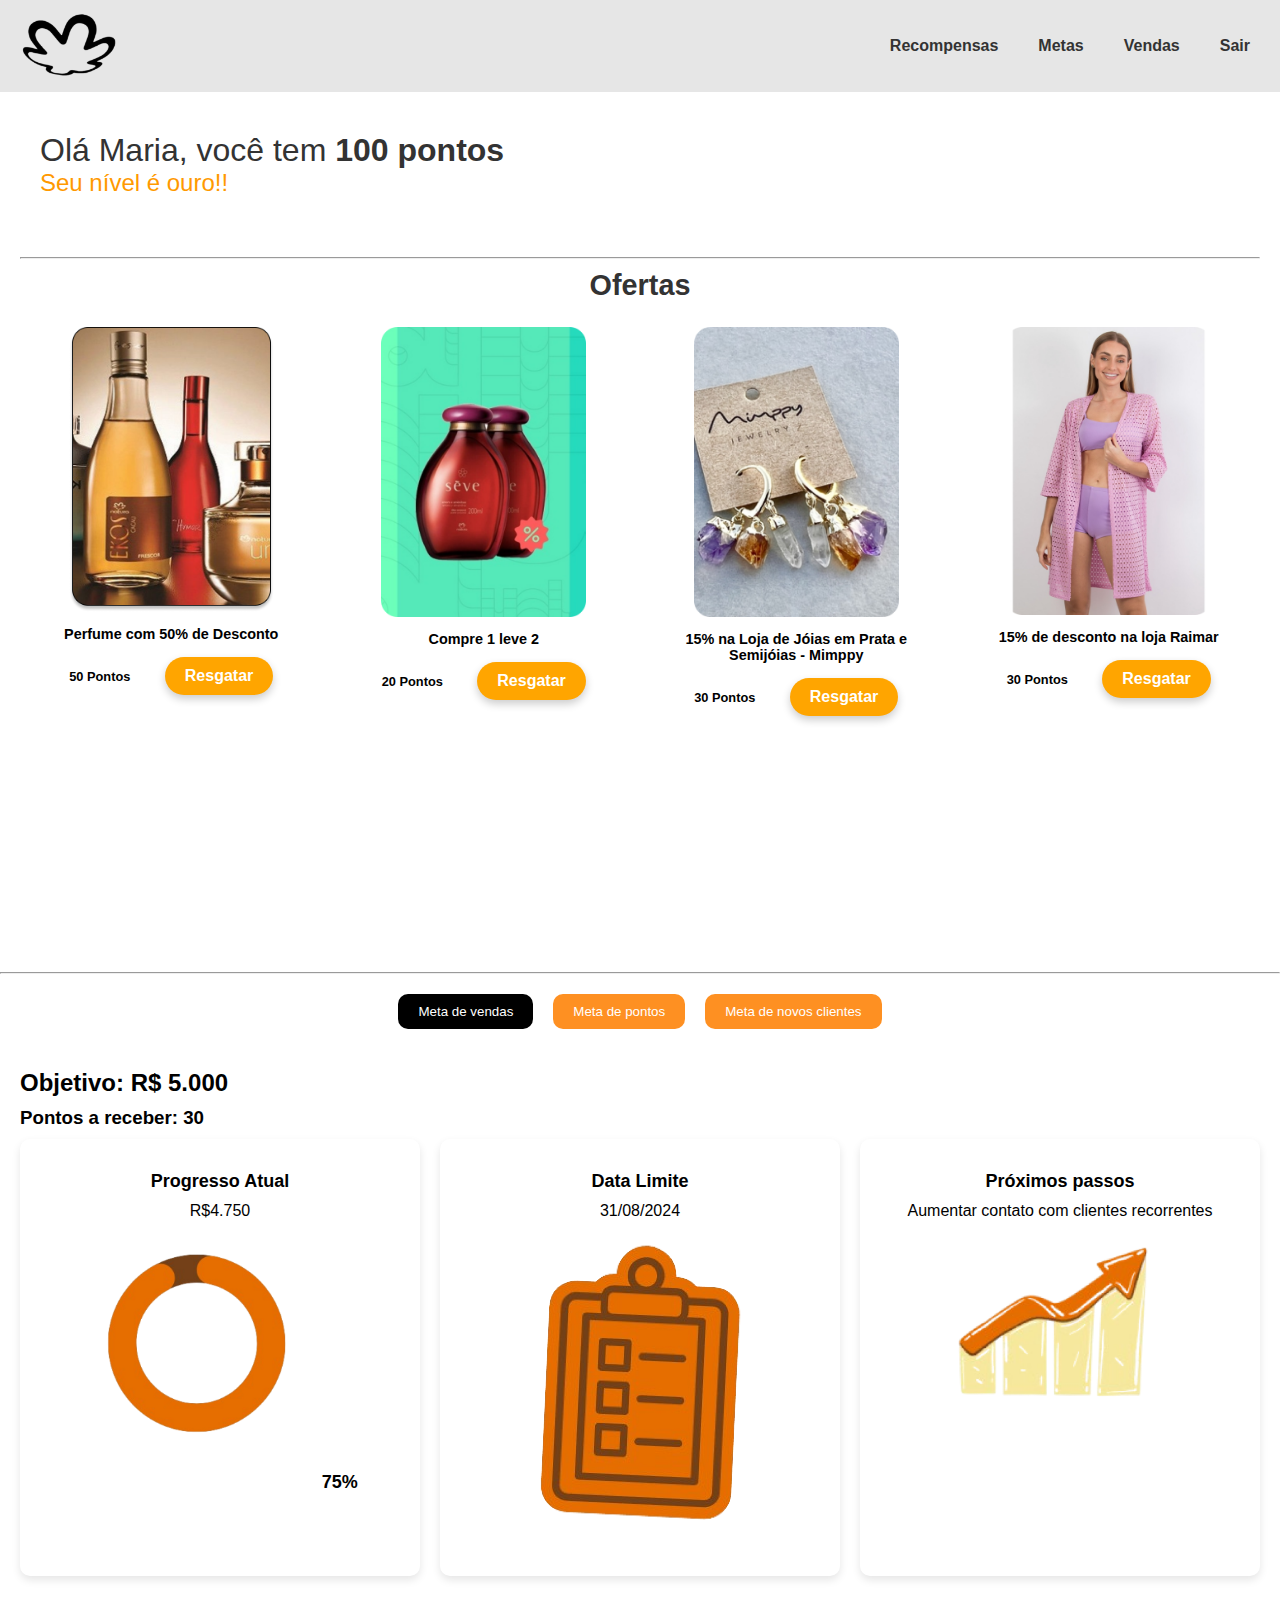
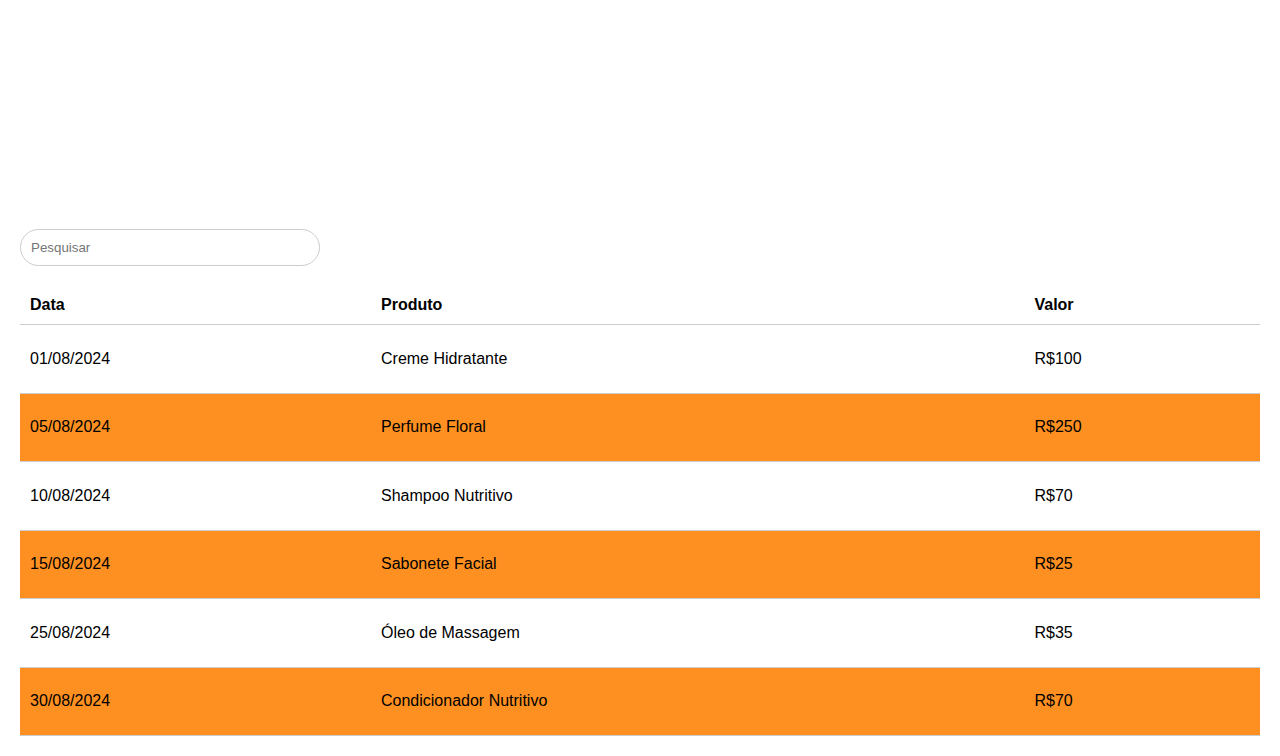
<file: consultora.html>
<!DOCTYPE html>
<html lang="pt-br">
<head>
    <meta charset="UTF-8">
    <meta name="viewport" content="width=device-width, initial-scale=1.0">
    <title>Recompensas - Natura</title>
    <link rel="stylesheet" href="consultorastyles.css">
    
</head>
<body>
    <header>
        <div class="logo">
            <img src="./images/logo-natura.png" alt="Natura Logo">
        </div>
        <nav>
            <ul>
                <li><a href="#recompensas">Recompensas</a></li> <!-- Alterado -->
            <li><a href="#metas">Metas</a></li> <!-- Alterado -->
            <li><a href="#vendas">Vendas</a></li> <!-- Alterado -->
            <li><a href="logout.html">Sair</a></li> <!-- Alterado -->
            </ul>
        </nav>
    </header>

    <section id="recompensas" class="user-info"> <!-- Alterado -->
        <div class="greeting">
            <p>Olá Maria, você tem <strong>100 pontos</strong></p>
        </div>
        <div class="user-level">
            <p>Seu nível é ouro!!</p>
        </div>
    </section>

<!-- Modal -->
<div id="modal" class="modal">
    <div class="modal-content">
        <span class="close">&times;</span>
        <p class="modal-message" id="modal-message"></p>
    </div>
</div>



    <section class="offers">
        <hr>
        <h2>Ofertas</h2>
        <div class="offers-grid">
            <div class="offer-item">
                <img src="./images/frescor.png" alt="Perfume com 50% de desconto">
                <p>Perfume com 50% de Desconto</p>
                <span>50 Pontos</span>
                <button class="redeem-btn" data-points="50">Resgatar</button> <!-- Resgata por 50 pontos -->
            </div>
            <div class="offer-item">
                <img src="./images/seve.png" alt="Compre 1 leve 2">
                <p>Compre 1 leve 2</p>
                <span>20 Pontos</span>
                <button class="redeem-btn" data-points="20">Resgatar</button> <!-- Resgata por 20 pontos -->
            </div>
            <div class="offer-item">
                <img src="./images/joias.png" alt="15% na Loja de Jóias">
                <p>15% na Loja de Jóias em Prata e Semijóias - Mimppy</p>
                <span>30 Pontos</span>
                <button class="redeem-btn" data-points="30">Resgatar</button> <!-- Resgata por 30 pontos -->
            </div>
            <div class="offer-item">
                <img src="./images/raimar.png" alt="15% de desconto na loja Raimar">
                <p>15% de desconto na loja Raimar</p>
                <span>30 Pontos</span>
                <button class="redeem-btn" data-points="30">Resgatar</button> <!-- Resgata por 30 pontos -->
            </div>
            
        </div>
    </section>
    <hr>
    <script src="botao.js"></script>

    <section id="metas" class="goals-tabs"> <!-- Alterado -->
        <button class="goal-tab active" onclick="showSection('vendas')">Meta de vendas</button>
        <button class="goal-tab" onclick="showSection('pontos')">Meta de pontos</button>
        <button class="goal-tab" onclick="showSection('clientes')">Meta de novos clientes</button>
    </section>
    
    <section class="goals-content">
        <!-- Acompanhamento de Equipe -->
        <div id="vendas" class="goal-section active">
            <h2>Objetivo: R$ 5.000</h2>
            <h3>Pontos a receber: 30 </h3>
            <div class="goal-grid">
                <div class="goal-item">
                    <h3>Progresso Atual</h3>
                    <p>R$4.750</p>
                    <img src="images/progresso.png" alt="Progresso Atual">
                    <span>75%</span>
                </div>
                <div class="goal-item">
                    <h3>Data Limite</h3>
                    <p>31/08/2024</p>
                    <img src="images/data.png" alt="Data Limite">
                </div>
                <div class="goal-item">
                    <h3>Próximos passos</h3>
                    <p>Aumentar contato com clientes recorrentes</p>
                    <img src="images/passos.png" alt="Próximos Passos">
                </div>
            </div>
        </div>

        <!-- Retenção de Consultoras -->
        <div id="pontos" class="goal-section">
            <h2>Objetivo: 400 Pontos</h2>
            <h3>Pontos a receber: 50 </h3>
            <div class="goal-grid">
                <div class="goal-item">
                    <h3>Progresso Atual</h3>
                    <p>320 Pontos</p>
                    <img src="images/progresso.png" alt="Progresso Atual">
                    <span>92%</span>
                </div>
                <div class="goal-item">
                    <h3>Data Limite</h3>
                    <p>15/08/2024</p>
                    <img src="images/data.png" alt="Data Limite">
                </div>
                <div class="goal-item">
                    <h3>Próximos passos</h3>
                    <p>Resgatar recompensas parciais</p>
                    <img src="images/passos.png" alt="Próximos Passos">
                </div>
            </div>
        </div>

        

        <!-- Recrutamento -->
        <div id="clientes" class="goal-section">
            <h2>Objetivo: 10 Clientes</h2>
            <h3>Pontos a receber: 40 </h3>
            <div class="goal-grid">
                <div class="goal-item">
                    <h3>Progresso Atual</h3>
                    <p>7 Clientes</p>
                    <img src="images/progresso.png" alt="Progresso Atual">
                    <span>80%</span>
                </div>
                <div class="goal-item">
                    <h3>Data Limite</h3>
                    <p>30/09/2024</p>
                    <img src="images/data.png" alt="Data Limite">
                </div>
                <div class="goal-item">
                    <h3>Próximos passos</h3>
                    <p>Promover novos produtos</p>
                    <img src="images/passos.png" alt="Próximos Passos">
                </div>
            </div>
        </div>
    </section>

    <section id="vendas" class="dashboard"> <!-- Alterado -->

        <input type="text" id="search" placeholder="Pesquisar" onkeyup="searchTable()">

        <table>
            <thead>
                <tr>
                    <th>Data</th>
                    <th>Produto</th>
                    <th>Valor</th>
                    
                </tr>
            </thead>
            <tbody>
                <tr>
                    <td>01/08/2024</td>
                    <td>Creme Hidratante</td>
                    <td>R$100</td>
                   
                </tr>
                <tr>
                    <td>05/08/2024</td>
                    <td>Perfume Floral</td>
                    <td>R$250</td>
                   
                </tr>
                <tr>
                    <td>10/08/2024</td>
                    <td>Shampoo Nutritivo</td>
                    <td>R$70</td>
                    
                </tr>
                <tr>
                    <td>15/08/2024</td>
                    <td>Sabonete Facial</td>
                    <td>R$25</td>
                    
                </tr>
                <tr>
                    <td>25/08/2024</td>
                    <td>Óleo de Massagem</td>
                    <td>R$35</td>
                 
                </tr>
                <tr>
                    <td>30/08/2024</td>
                    <td>Condicionador Nutritivo</td>
                    <td>R$70</td>
                    
                </tr>
               
            </tbody>
        </table>
        

</body>
</html>
</file>
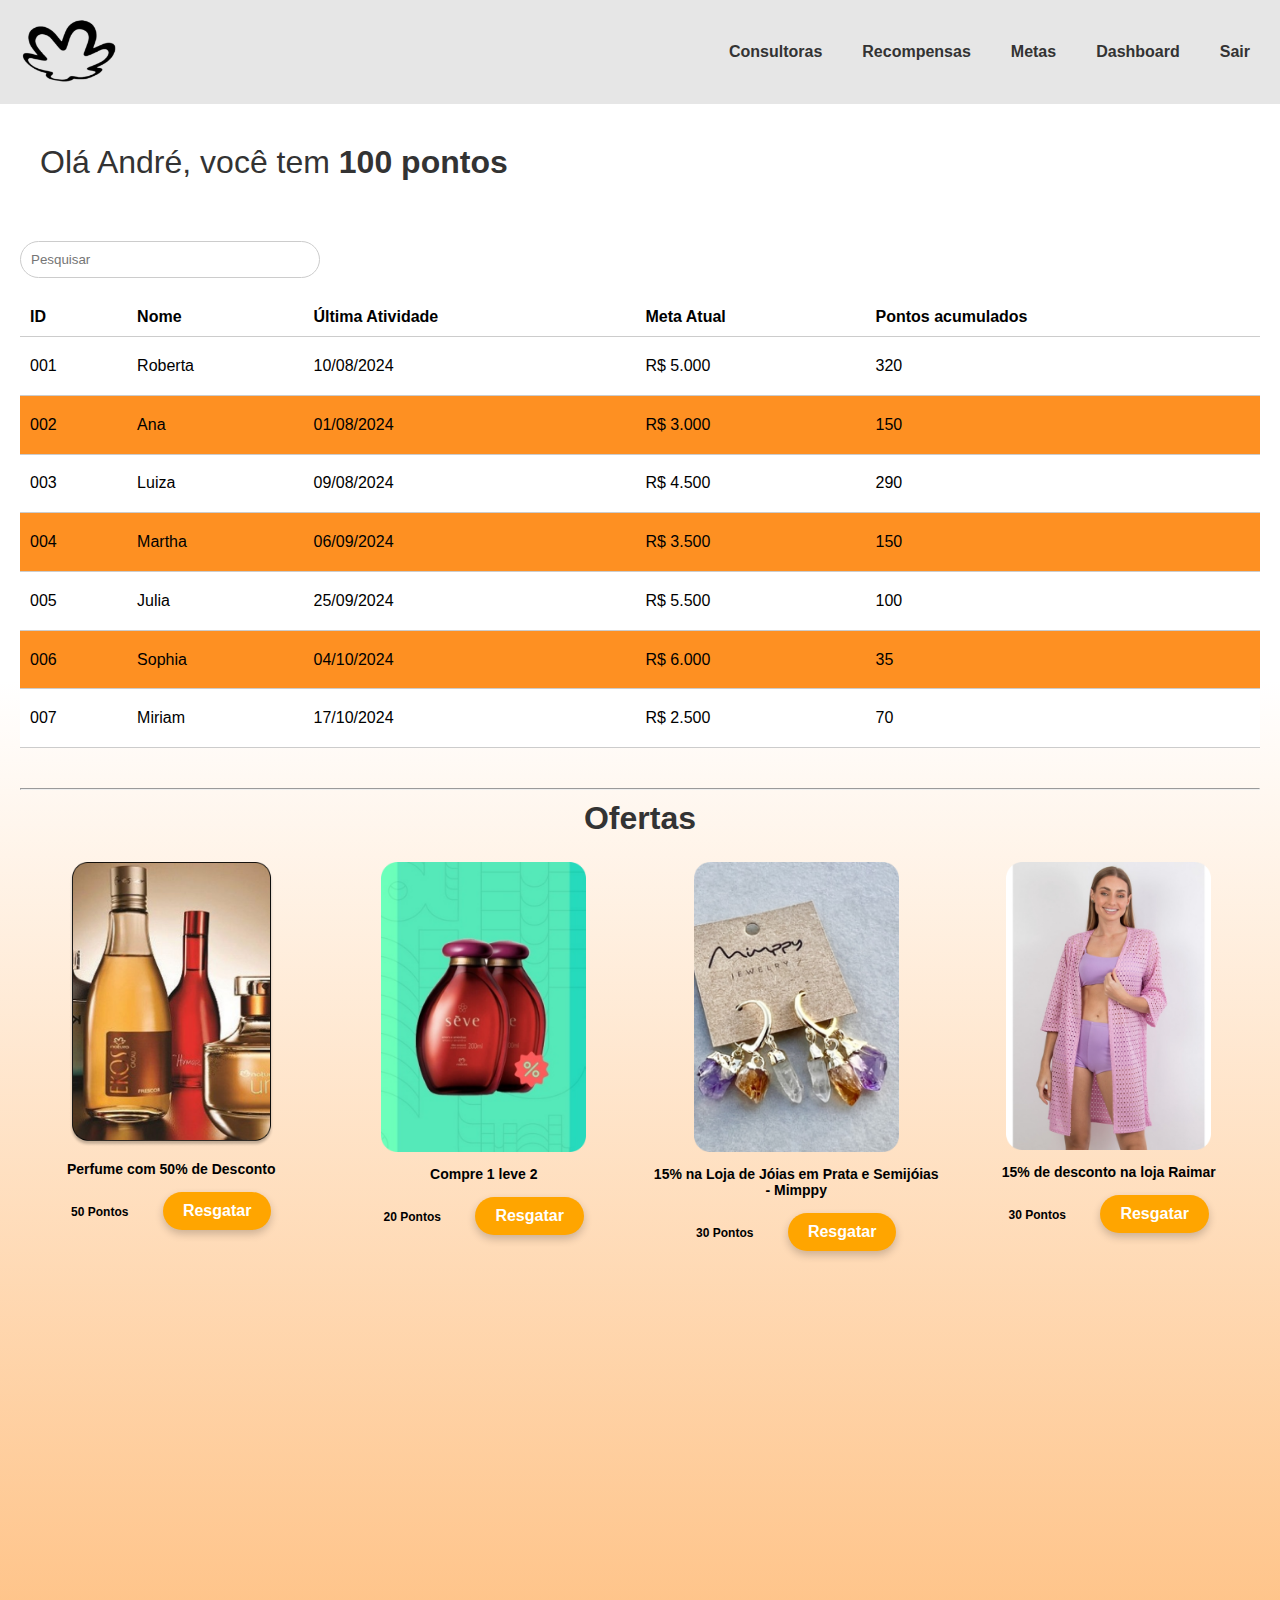
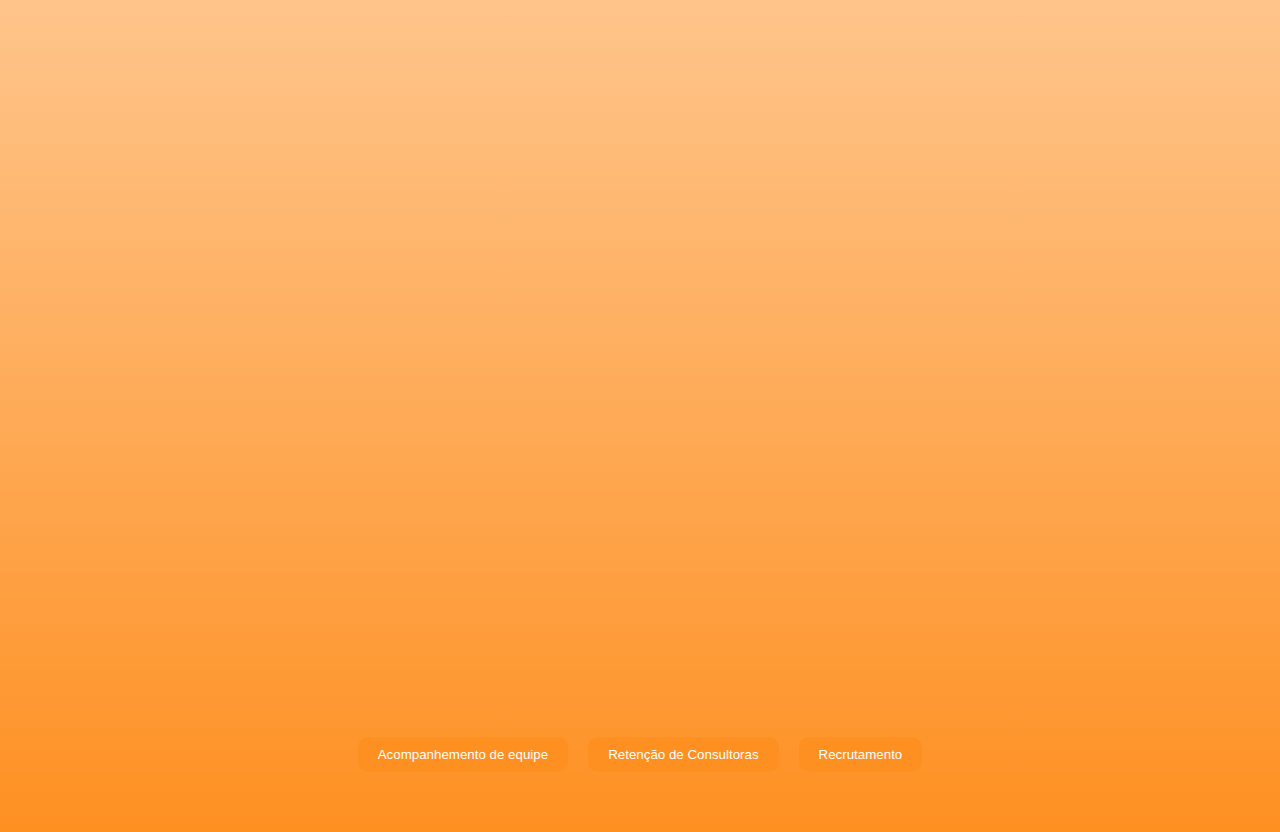
<file: lider.html>
<!DOCTYPE html>
<html lang="pt-br">
<head>
    <meta charset="UTF-8">
    <meta name="viewport" content="width=device-width, initial-scale=1.0">
    <title>Natura</title>
    <link rel="stylesheet" href="lider.css">
</head>
<body>
    <header>
        <div class="logo">
            <img src="./images/logo-natura.png" alt="Natura Logo">
        </div>
        <nav>
            <ul>
                <li><a href="#consultoras">Consultoras</a></li> <!-- Alterado -->
                <li><a href="#recompensas">Recompensas</a></li> <!-- Alterado -->
                <li><a href="#metas">Metas</a></li> <!-- Alterado -->
                <li><a href="#dashboard">Dashboard</a></li> <!-- Alterado -->
                <li><a href="#sair">Sair</a></li> <!-- Alterado -->
            </ul>
        </nav>
    </header>

    <section id="consultoras" class="user-info"> <!-- Alterado -->
        
        <div class="greeting">
            <p>Olá André, você tem <strong>100 pontos</strong></p>
        </div>

    </section>

    <section id="vendas" class="dashboard"> <!-- Alterado -->

        <input type="text" id="search" placeholder="Pesquisar" onkeyup="searchTable()">

        <table>
            <thead>
                <tr>
                    <th>ID</th>
                    <th>Nome</th>
                    <th>Última Atividade</th>
                    <th>Meta Atual</th>
                    <th>Pontos acumulados</th>
                    
                </tr>
            </thead>
            <tbody>
                <tr>
                    <td>001</td>
                    <td>Roberta</td>
                    <td>10/08/2024</td>
                    <td>R$ 5.000</td>
                    <td>320</td>
                   
                </tr>
                <tr>
                    <td>002</td>
                    <td>Ana</td>
                    <td>01/08/2024</td>
                    <td>R$ 3.000</td>
                    <td>150</td>
                    
                </tr>
                <tr>
                    <td>003</td>
                    <td>Luiza</td>
                    <td>09/08/2024</td>
                    <td>R$ 4.500</td>
                    <td>290</td>
                 
                </tr>
                <tr>
                    <td>004</td>
                    <td>Martha</td>
                    <td>06/09/2024</td>
                    <td>R$ 3.500</td>
                    <td>150</td>
                  
                </tr>
                <tr>
                    <td>005</td>
                    <td>Julia</td>
                    <td>25/09/2024</td>
                    <td>R$ 5.500</td>
                    <td>100</td>
                   
                </tr>
                <tr>
                    <td>006</td>
                    <td>Sophia</td>
                    <td>04/10/2024</td>
                    <td>R$ 6.000</td>
                    <td>35</td>
              
                </tr>
                <tr>
                    <td>007</td>
                    <td>Miriam</td>
                    <td>17/10/2024</td>
                    <td>R$ 2.500</td>
                    <td>70</td>
              
                </tr>
            </tbody>
        </table>

        <script src="table.js"></script>

    </section>

    <!-- Modal -->
<div id="modal" class="modal">
    <div class="modal-content">
        <span class="close">&times;</span>
        <p class="modal-message" id="modal-message"></p>
    </div>
</div>

    <section id="recompensas" class="offers">
        <hr>
        <h2>Ofertas</h2>
        <div class="offers-grid">
            <div class="offer-item">
                <img src="./images/frescor.png" alt="Perfume com 50% de desconto">
                <p>Perfume com 50% de Desconto</p>
                <span>50 Pontos</span>
                <button class="redeem-btn" data-points="50">Resgatar</button> <!-- Resgata por 50 pontos -->
            </div>
            <div class="offer-item">
                <img src="./images/seve.png" alt="Compre 1 leve 2">
                <p>Compre 1 leve 2</p>
                <span>20 Pontos</span>
                <button class="redeem-btn" data-points="20">Resgatar</button> <!-- Resgata por 20 pontos -->
            </div>
            <div class="offer-item">
                <img src="./images/joias.png" alt="15% na Loja de Jóias">
                <p>15% na Loja de Jóias em Prata e Semijóias - Mimppy</p>
                <span>30 Pontos</span>
                <button class="redeem-btn" data-points="30">Resgatar</button> <!-- Resgata por 30 pontos -->
            </div>
            <div class="offer-item">
                <img src="./images/raimar.png" alt="15% de desconto na loja Raimar">
                <p>15% de desconto na loja Raimar</p>
                <span>30 Pontos</span>
                <button class="redeem-btn" data-points="30">Resgatar</button> <!-- Resgata por 30 pontos -->
            </div>
            
        </div>

        <script src="botao.js"></script>
    </section>


    
    <section id="dashboard" class="dashboard-section"> <!-- Alterado -->
        <iframe title="dashboard_vendas_natura" width="1700" height="750" src="https://app.powerbi.com/view?r=eyJrIjoiOTQ0NTQ4ZTgtZWI3MC00ZDcwLWJjMmEtODU2MWJhMjY4Zjg1IiwidCI6IjExZGJiZmUyLTg5YjgtNDU0OS1iZTEwLWNlYzM2NGU1OTU1MSIsImMiOjR9" 
        frameborder="0" allowFullScreen="true"></iframe>
    </section>
    

    <section id="metas" class="goals-tabs"> <!-- Alterado -->
        <button class="goal-tab active" onclick="showSection('acompanhamento')">Acompanhemento de equipe</button>
        <button class="goal-tab" onclick="showSection('retencao')">Retenção de Consultoras</button>
        <button class="goal-tab" onclick="showSection('recrutamento')">Recrutamento</button>
    </section>

    

    <section class="goals-content">
        <!-- Acompanhamento de Equipe -->
        <div id="acompanhamento" class="goal-section active">
            <h2>Objetivo: Garantir que 90% das consultoras atinjam suas metas mensais</h2>
            <h3>Pontos a receber: 20</h3>
            <div class="goal-grid">
                <div class="goal-item">
                    <h3>Progresso Atual</h3>
                    <p>Consultoras que atingiram as metas</p>
                    <img src="images/progresso.png" alt="Progresso Atual">
                    <span>75%</span>
                </div>
                <div class="goal-item">
                    <h3>Data Limite</h3>
                    <p>30/08/2024</p>
                    <img src="images/data.png" alt="Data Limite">
                </div>
                <div class="goal-item">
                    <h3>Próximos passos</h3>
                    <p>Apoiar consultoras com desempenho baixo</p>
                    <img src="images/passos.png" alt="Próximos Passos">
                </div>
            </div>
        </div>

        <!-- Retenção de Consultoras -->
        <div id="retencao" class="goal-section">
            <h2>Objetivo: Manter 95% de retenção de consultoras na equipe</h2>
            <h3>Pontos a receber: 40</h3>
            <div class="goal-grid">
                <div class="goal-item">
                    <h3>Progresso Atual</h3>
                    <p>92% de retenção alcançada</p>
                    <img src="images/progresso.png" alt="Progresso Atual">
                    <span>92%</span>
                </div>
                <div class="goal-item">
                    <h3>Data Limite</h3>
                    <p>20/09/2024</p>
                    <img src="images/data.png" alt="Data Limite">
                </div>
                <div class="goal-item">
                    <h3>Próximos passos</h3>
                    <p>Engajar e reconhecer consultoras</p>
                    <img src="images/passos.png" alt="Próximos Passos">
                </div>
            </div>
        </div>

        <!-- Recrutamento -->
        <div id="recrutamento" class="goal-section">
            <h2>Objetivo: Recrutar novas consultoras para a equipe</h2>
            <h3>Pontos a receber: 25</h3>
            <div class="goal-grid">
                <div class="goal-item">
                    <h3>Progresso Atual</h3>
                    <p>4 novas consultoras recrutadas</p>
                    <img src="images/progresso.png" alt="Progresso Atual">
                    <span>80%</span>
                </div>
                <div class="goal-item">
                    <h3>Data Limite</h3>
                    <p>20/09/2024</p>
                    <img src="images/data.png" alt="Data Limite">
                </div>
                <div class="goal-item">
                    <h3>Próximos passos</h3>
                    <p>Captar novas candidatas e apresentar benefícios da consultora</p>
                    <img src="images/passos.png" alt="Próximos Passos">
                </div>
            </div>
        </div>
    </section>

</body>
</html>
</file>
<file: consultorastyles.css>
:root {
    --cor-fundo: linear-gradient(180deg, #ffffff 28%, #FE9022 100%);
    --cor-preta: #000;
    --cor-laranja: #FE9022;
    --cor-branca: #fff;
    --cor-cinza: #ccc;
    --cor-texto-footer: #333;
}




/* Body */
body {
    margin: 0;
    padding: 0;
    font-family: Arial, sans-serif;
    background: #ffffff;
    height: 100%;
   
}


* {
    margin: 0;
    padding: 0;
    box-sizing: border-box;
    font-family: Arial, sans-serif;
}

body {
    background-color: white;
}

header {
    display: flex;
    justify-content: space-between;
    align-items: center;
    background-color: #e6e6e6;
    padding: 10px 20px;
}

nav ul li a:hover{
    background-color: #ff9900; /* Fundo laranja ao passar o mouse */
    color: #fff; /* Texto branco ao passar o mouse */
}

.logo img {
    width: 100px;
}

nav ul {
    display: flex;
    list-style-type: none;
}

nav ul li {
    margin-left: 20px;
}

nav ul li a {
    text-decoration: none;
    color: #333;
    font-weight: bold;
    padding: 5px 10px;
    transition: background-color 0.3s ease, color 0.3s ease; 
    border-radius: 10px;
}

.user-info {
    background-color: #fff;
    padding: 20px;
    margin: 20px;
    border-radius: 5px;
}

.greeting p {
    font-size: 2em;
    color: #333;
}

.user-level p {
    font-size: 1.5em;
    color: #ff9900;
}

.offers {
    padding: 20px;
    
    
}

.offers h2 {
    font-size: 1.8em;
    margin-bottom: 20px;
    color: #333;
    text-align: center;
    margin-top: 10px;
    font-weight: bolder;
}

.offers-grid {
    display: grid;
    grid-template-columns: repeat(4, 1fr);
    gap: 10px;
    height: 70vh;
}

.offer-item {
    padding: 5px;
    text-align: center;
    border-radius: 5px;
    margin: 0 ;
}

.offer-item img {
    width: 70%;
    height: auto;
    margin-bottom: 10px;
    background-color: transparent; /* Remover fundo branco */
    
}

.offer-item p {
    font-size: 0.9em;
    margin-bottom: 5px;
    color: #000000;
    text-align: center;
    font-weight: bolder;
}

.offer-item span {
    font-size: 0.8em;
    font-weight: bolder;
    color: #000000;
    
    
}

* {
    box-sizing: border-box;
    margin: 0;
    padding: 0;
}

body {
    font-family: Arial, sans-serif;
}

.goals-tabs {
    display: flex;
    justify-content: center;
    margin: 1.25rem 0;
}

.goal-tab {
    background-color: var(--cor-laranja);
    border: none;
    color: var(--cor-branca);
    padding: 0.625rem 1.25rem;
    border-radius: 0.625rem;
    margin: 0 0.625rem;
    cursor: pointer;
    transition: background-color 0.3s ease;
}

.goal-tab.active {
    background-color: var(--cor-preta);
}

.goal-section {
    display: none;
    height: 80vh;
}

.goal-section h2 {
    margin-bottom: 10px;
}

.goal-section h3 {
    margin-bottom: 10px;
}

.goal-section.active {
    display: block;
}

.goals-content {
    padding: 1.25rem;
}

.goal-grid {
    display: grid;
    grid-template-columns: repeat(3, 1fr);
    gap: 1.25rem;
    text-align: center;
}

.goal-item {
    background-color: var(--cor-branca);
    padding: 2rem;
    border-radius: 0.625rem;
    box-shadow: 0 0.25rem 0.5rem rgba(0, 0, 0, 0.1);
}

.goal-item img {
    width: 70%;
    height: auto;
    margin: 0.625rem 0;
}

.goal-item h3 {
    font-size: 1.125rem;
    color: var(--cor-preta);
    margin-bottom: 0.625rem;
}

.goal-item span {
    font-size: 1.125rem;
    color: var(--cor-preta);
    font-weight: bold;
}

.dashboard {
    padding: 1.25rem;
}

#search {
    padding: 0.625rem;
    width: 100%;
    max-width: 18.75rem;
    margin-bottom: 1.25rem;
    border: 1px solid var(--cor-cinza);
    border-radius: 2.5rem;
}

table {
    width: 100%;
    border-collapse: collapse;
    height: 50vh;
}

table th, table td {
    padding: 0.625rem;
    text-align: left;
    border-bottom: 1px solid var(--cor-cinza);
}

table th {
    background-color: var(--cor-branca);
    color: var(--cor-preta);
}

table tr:nth-child(even) {
    background-color: var(--cor-laranja);
}

table tr:nth-child(odd) {
    background-color: var(--cor-branca);
}

.status {
    padding: 0.3125rem 0.625rem;
    border-radius: 0.3125rem;
}

.status.active {
    background-color: #d4edda;
    color: var(--cor-preta);
}

.status.inactive {
    background-color: #f8d7da;
    color: var(--cor-preta);
}

.status.cancelled {
    background-color: #f5c6cb;
    color: var(--cor-preta);
}

.redeem-btn {
    background-color: #ffa500;
    color: white;
    border: none;
    border-radius: 25px;
    padding: 10px 20px;
    font-size: 16px;
    font-weight: bold;
    cursor: pointer;
    transition: background-color 0.3s ease;
    box-shadow: 0 4px 8px rgba(0, 0, 0, 0.2);
    margin-left: 30px;
    margin-top: 10px; /* Espaçamento entre o botão e o conteúdo acima */
}

.redeem-btn:hover {
    background-color: black;
}

.redeem-btn:active {
    background-color: #c71585;
    box-shadow: 0 2px 4px rgba(0, 0, 0, 0.2);
    transform: translateY(2px);
}

/* Estilo do Modal */
.modal {
    display: none; /* Escondido por padrão */
    position: fixed; /* Fica na frente da tela */
    z-index: 1; /* Fica na frente */
    left: 0;
    top: 0;
    width: 100%; /* Largura total */
    height: 100%; /* Altura total */
    overflow: auto; /* Habilita o scroll se necessário */
    background-color: rgb(0, 0, 0); /* Cor de fundo preta */
    background-color: rgba(0, 0, 0, 0.4); /* Fundo semi-transparente */
}

/* Estilo do conteúdo do modal */
.modal-content {
    background-color: #ffa500;
    margin: 15% auto; /* Centralizado */
    padding: 20px;
    border-radius: 5px;
    width: 80%; /* Largura do modal */
    max-width: 500px; /* Largura máxima do modal */
    border-radius: 5px; /* Bordas arredondadas */
    box-shadow: 0 2px 10px rgba(0, 0, 0, 0.2);
    
}

.modal-message {
    color: white;
}

/* Estilo do botão de fechar */
.close {
    color:white;
    float: right;
    font-size: 28px;
    font-weight: bold;
    
}

.close:hover,
.close:focus {
    color: #ffffff;
    text-decoration: none;
    cursor: pointer;
}
</file>
<file: lider.css>
:root {
    --cor-fundo: linear-gradient(180deg, #ffffff 28%, #FE9022 100%);
    --cor-preta: #000;
    --cor-laranja: #FE9022;
    --cor-branca: #fff;
    --cor-cinza: #ccc;
    --cor-texto-footer: #333;
    --tamanho-fonte-base: 16px;
}

/* body */
body {
    margin: 0;
    padding: 0;
    font-family: Arial, sans-serif;
    background: var(--cor-fundo);
    height: 100%;
    font-size: var(--tamanho-fonte-base);
}

* {
    margin: 0;
    padding: 0;
    box-sizing: border-box;
    font-family: Arial, sans-serif;
}

header {
    display: flex;
    justify-content: space-between;
    align-items: center;
    background-color: #e6e6e6;
    padding: 1rem 1.25rem;
}

nav ul li a:hover {
    background-color: #ff9900;
    color: #fff;
}

.logo img {
    width: 6.25rem;
}

nav ul {
    display: flex;
    list-style-type: none;
}

nav ul li {
    margin-left: 1.25rem;
}

nav ul li a {
    text-decoration: none;
    color: #333;
    font-weight: bold;
    padding: 0.3125rem 0.625rem;
    transition: background-color 0.3s ease, color 0.3s ease;
    border-radius: 0.625rem;
}

.user-info {
    background-color: #fff;
    padding: 1.25rem;
    margin: 1.25rem;
    border-radius: 0.3125rem;
}

.greeting p {
    font-size: 2rem;
    color: #333;
}

.dashboard {
    padding: 1.25rem;
}

#search {
    padding: 0.625rem;
    width: 100%;
    max-width: 18.75rem;
    margin-bottom: 1.25rem;
    border: 1px solid var(--cor-cinza);
    border-radius: 2.5rem;
}

table {
    width: 100%;
    border-collapse: collapse;
    height: 50vh;
}

table th, table td {
    padding: 0.625rem;
    text-align: left;
    border-bottom: 1px solid var(--cor-cinza);
}

table th {
    background-color: var(--cor-branca);
    color: var(--cor-preta);
}

table tr:nth-child(even) {
    background-color: var(--cor-laranja);
}

table tr:nth-child(odd) {
    background-color: var(--cor-branca);
}

.status {
    padding: 0.3125rem 0.625rem;
    border-radius: 0.3125rem;
}

.status.active {
    background-color: #d4edda;
    color: var(--cor-preta);
}

.status.inactive {
    background-color: #f8d7da;
    color: var(--cor-preta);
}

.status.cancelled {
    background-color: #f5c6cb;
    color: var(--cor-preta);
}

.offers {
    padding: 1.25rem;
    
}

.offers h2 {
    font-size: 2rem;
    margin-bottom: 1.25rem;
    color: #333;
    text-align: center;
    margin-top: 0.625rem;
    font-weight: bolder;
}

.offers-grid {
    display: grid;
    grid-template-columns: repeat(4, 1fr);
    gap: 0.625rem;
    height: 70vh;
}

.offer-item {
    padding: 0.3125rem;
    text-align: center;
    border-radius: 0.3125rem;
    margin: 0;
}

.offer-item img {
    width: 70%;
    height: auto;
    margin-bottom: 0.625rem;
    background-color: transparent;
}

.offer-item p {
    font-size: 0.875rem;
    margin-bottom: 0.3125rem;
    color: #000000;
    text-align: center;
    font-weight: bolder;
}

.offer-item span {
    font-size: 0.75rem;
    font-weight: bolder;
    color: #000000;
}

/* Adicionando estilo para a seção do iframe */
.dashboard-section {
    padding: 1.25rem;
    display: flex;
    justify-content: center;
    align-items: center;
    border-radius: 0.3125rem;
    margin: 1.25rem;
}

.dashboard-section iframe {
    border: none;
    border-radius: 0.3125rem;
}

@media (max-width: 768px) {
    .dashboard-section {
        padding: 0.625rem;
    }
    
    .dashboard-section iframe {
        width: 100%;
        height: auto;
    }
}

.goals-tabs {
    display: flex;
    justify-content: center;
    margin: 1.25rem 0;
}

.goal-tab {
    background-color: var(--cor-laranja);
    border: none;
    color: var(--cor-branca);
    padding: 0.625rem 1.25rem;
    border-radius: 0.625rem;
    margin: 0 0.625rem;
    cursor: pointer;
    transition: background-color 0.3s ease;
}

.goal-tab.active {
    background-color: var(--cor-preta);
}

.goal-section {
    display: none;
}

.goal-section h2 {
    margin-bottom: 10px;
}

.goal-section h3 {
    margin-bottom: 10px;
}

.goal-section.active {
    display: block;
}

.goals-content {
    padding: 1.25rem;
}

.goal-grid {
    display: grid;
    grid-template-columns: repeat(3, 1fr);
    gap: 1.25rem;
    text-align: center;
}

.goal-item {
    background-color: var(--cor-branca);
    padding: 2rem;
    border-radius: 0.625rem;
    box-shadow: 0 0.25rem 0.5rem rgba(0, 0, 0, 0.1);
}

.goal-item img {
    width: 70%;
    height: auto;
    margin: 0.625rem 0;
}

.goal-item h3 {
    font-size: 1.125rem;
    color: var(--cor-preta);
    margin-bottom: 0.625rem;
}

.goal-item span {
    font-size: 1.125rem;
    color: var(--cor-preta);
    font-weight: bold;
}

.redeem-btn {
    background-color: #ffa500;
    color: white;
    border: none;
    border-radius: 25px;
    padding: 10px 20px;
    font-size: 16px;
    font-weight: bold;
    cursor: pointer;
    transition: background-color 0.3s ease;
    box-shadow: 0 4px 8px rgba(0, 0, 0, 0.2);
    margin-left: 30px;
    margin-top: 10px; /* Espaçamento entre o botão e o conteúdo acima */
}

.redeem-btn:hover {
    background-color: black;
}

.redeem-btn:active {
    background-color: #c71585;
    box-shadow: 0 2px 4px rgba(0, 0, 0, 0.2);
    transform: translateY(2px);
}

/* Estilo do Modal */
.modal {
    display: none; /* Escondido por padrão */
    position: fixed; /* Fica na frente da tela */
    z-index: 1; /* Fica na frente */
    left: 0;
    top: 0;
    width: 100%; /* Largura total */
    height: 100%; /* Altura total */
    overflow: auto; /* Habilita o scroll se necessário */
    background-color: rgb(0, 0, 0); /* Cor de fundo preta */
    background-color: rgba(0, 0, 0, 0.4); /* Fundo semi-transparente */
}

/* Estilo do conteúdo do modal */
.modal-content {
    background-color: #ffa500;
    margin: 15% auto; /* Centralizado */
    padding: 20px;
    border-radius: 5px;
    width: 80%; /* Largura do modal */
    max-width: 500px; /* Largura máxima do modal */
    border-radius: 5px; /* Bordas arredondadas */
    box-shadow: 0 2px 10px rgba(0, 0, 0, 0.2);
    
}

.modal-message {
    color: white;
}

/* Estilo do botão de fechar */
.close {
    color:white;
    float: right;
    font-size: 28px;
    font-weight: bold;
    
}

.close:hover,
.close:focus {
    color: #ffffff;
    text-decoration: none;
    cursor: pointer;
}
</file>
